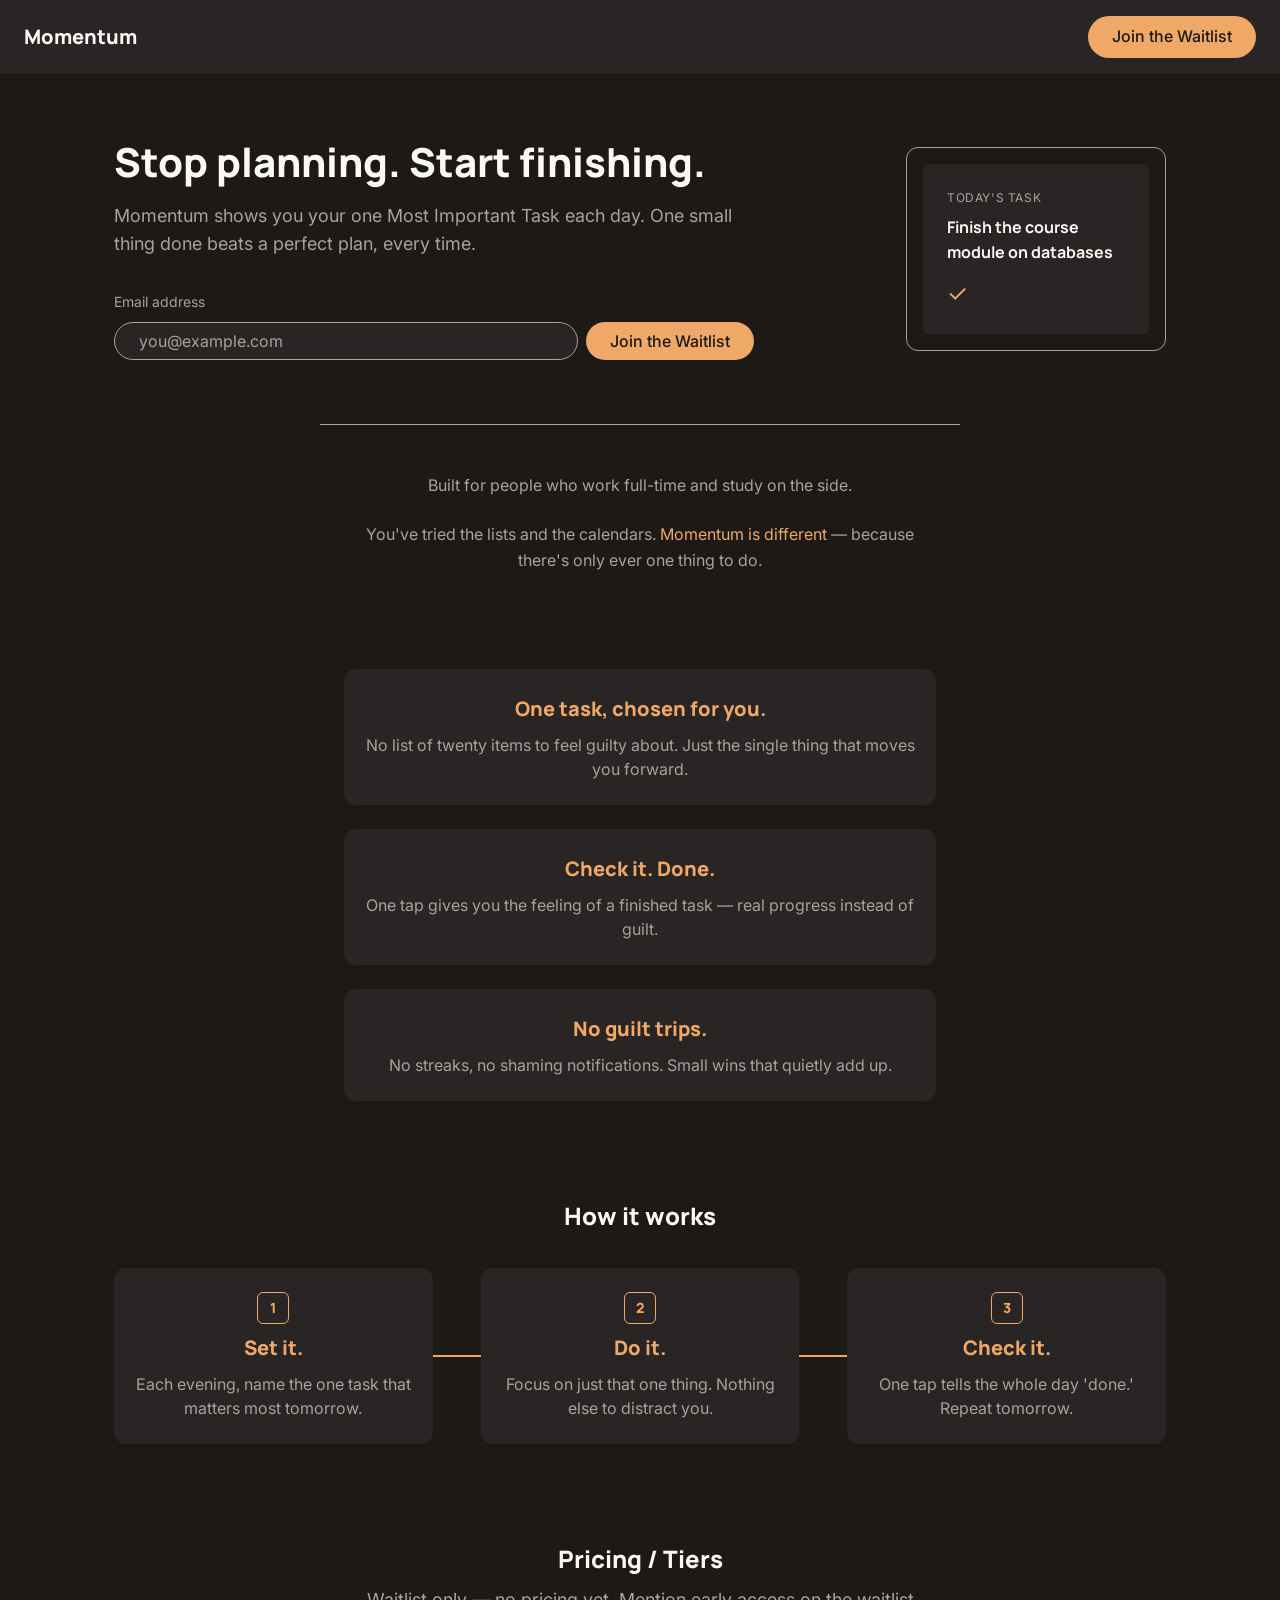
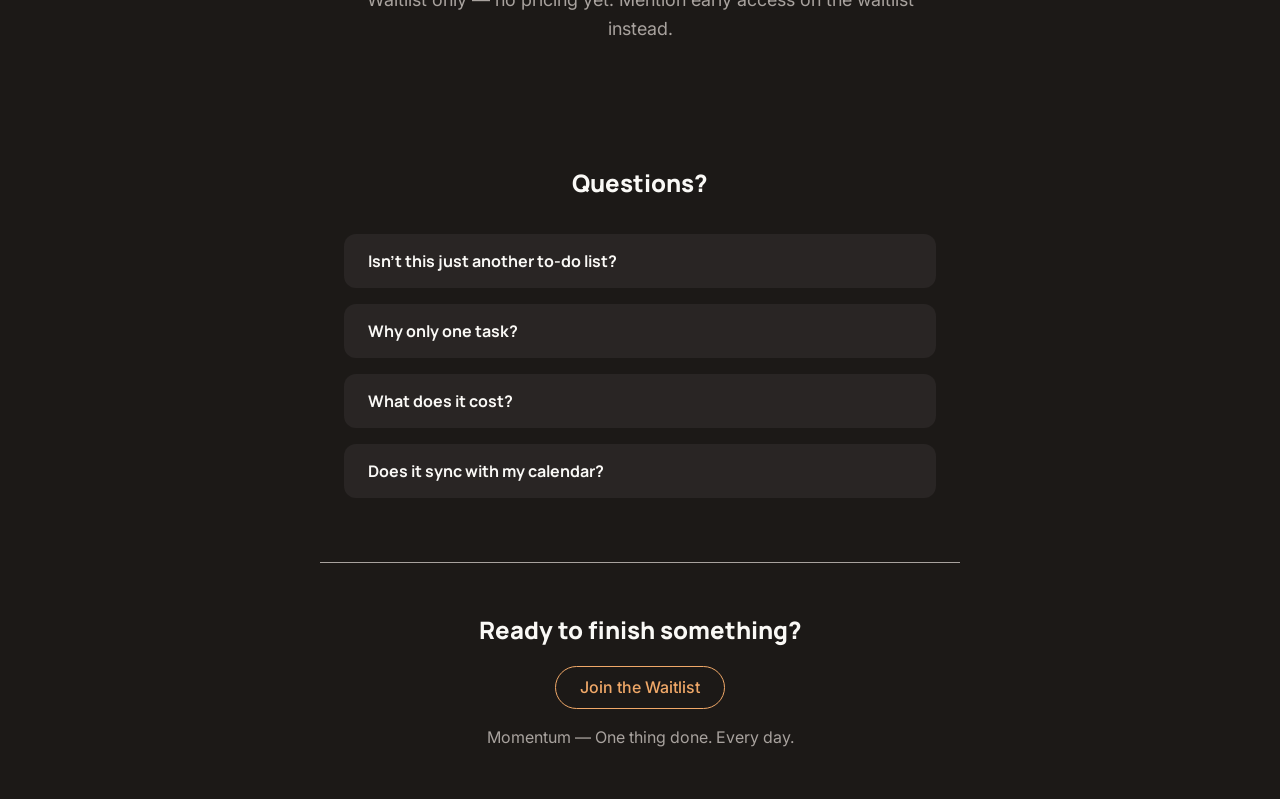
<file: index.html>
<!DOCTYPE html>
<html lang="en">
  <head>
    <meta charset="UTF-8" />
    <meta name="viewport" content="width=device-width, initial-scale=1.0" />
    <title>Momentum</title>

    <!-- Fonts: Manrope (headings) + Inter (body) -->
    <link rel="preconnect" href="https://fonts.googleapis.com" />
    <link rel="preconnect" href="https://fonts.gstatic.com" crossorigin />
    <link
      href="https://fonts.googleapis.com/css2?family=Inter:wght@400;500&family=Manrope:wght@700;800&display=swap"
      rel="stylesheet"
    />

    <link rel="stylesheet" href="style.css" />
  </head>

  <body>

    <!-- Navbar -->
    <header class="navbar">
      <nav class="navbar__inner">
        <a class="navbar__brand" href="#">Momentum</a>
        <a class="btn btn--primary navbar__cta" href="#waitlist">Join the Waitlist</a>
      </nav>
    </header>

    <!-- Hero -->
    <main>
      <section class="hero">
        <div class="hero__text">
          <h1>Stop planning. Start finishing.</h1>
          <p class="hero__subheadline">
            Momentum shows you your one Most Important Task each day.
            One small thing done beats a perfect plan, every time.
          </p>

          <!-- Waitlist form -->
          <form id="waitlist" class="waitlist-form" action="#" method="post">
            <label class="waitlist-form__label" for="waitlist-email">Email address</label>
            <div class="waitlist-form__row">
              <input
                id="waitlist-email"
                class="waitlist-form__input"
                type="email"
                name="email"
                placeholder="you@example.com"
                required
              />
              <button type="submit" class="btn btn--primary">Join the Waitlist</button>
            </div>
          </form>
        </div>

        <!-- CSS-only phone mockup (decorative, not read aloud) -->
        <div class="phone" aria-hidden="true">
          <div class="phone__screen">
            <div class="task-card">
              <span class="task-card__label">Today's task</span>
              <p class="task-card__text">Finish the course module on databases</p>
              <span class="task-card__check">&#10003;</span>
            </div>
          </div>
        </div>
      </section>

      <!-- Social proof -->
      <section class="social-proof" aria-label="Who Momentum is for">
        <p class="social-proof__line">Built for people who work full-time and study on the side.</p>
        <p class="social-proof__line">You've tried the lists and the calendars. <span class="social-proof__emphasis">Momentum is different</span> — because there's only ever one thing to do.</p>
      </section>

<!-- Feature highlights / value drivers -->
      <section class="feature-highlights" aria-label="Core benefits">
        <div class="feature-highlights__container">
          <div class="feature-highlight__card">
            <h3 class="feature-highlight__headline">One task, chosen for you.</h3>
            <p class="feature-highlight__body">No list of twenty items to feel guilty about. Just the single thing that moves you forward.</p>
          </div>
          <div class="feature-highlight__card">
            <h3 class="feature-highlight__headline">Check it. Done.</h3>
            <p class="feature-highlight__body">One tap gives you the feeling of a finished task — real progress instead of guilt.</p>
          </div>
          <div class="feature-highlight__card">
            <h3 class="feature-highlight__headline">No guilt trips.</h3>
            <p class="feature-highlight__body">No streaks, no shaming notifications. Small wins that quietly add up.</p>
          </div>
        </div>
      </section>

      <!-- How it works / product demo -->
      <section class="how-it-works" aria-label="How it works">
        <h2 class="how-it-works__heading">How it works</h2>
        <ol class="how-it-works__container">
          <li class="how-it-works__step">
            <span class="how-it-works__step-number" aria-hidden="true">1</span>
            <h3 class="how-it-works__headline">Set it.</h3>
            <p class="how-it-works__body">Each evening, name the one task that matters most tomorrow.</p>
          </li>
          <li class="how-it-works__step">
            <span class="how-it-works__step-number" aria-hidden="true">2</span>
            <h3 class="how-it-works__headline">Do it.</h3>
            <p class="how-it-works__body">Focus on just that one thing. Nothing else to distract you.</p>
          </li>
          <li class="how-it-works__step">
            <span class="how-it-works__step-number" aria-hidden="true">3</span>
            <h3 class="how-it-works__headline">Check it.</h3>
            <p class="how-it-works__body">One tap tells the whole day 'done.' Repeat tomorrow.</p>
          </li>
        </ol>
      </section>

      <!-- Pricing / Tiers -->
      <section class="pricing" aria-label="Pricing and tiers">
        <div class="pricing__container">
          <h2 class="pricing__heading">Pricing / Tiers</h2>
          <p class="pricing__body">Waitlist only — no pricing yet. Mention early access on the waitlist instead.</p>
        </div>
      </section>

      <!-- FAQ / Objection Handling -->
      <section class="faq" aria-label="Frequently asked questions">
        <h2>Questions?</h2>
        <div class="faq__item">
          <button class="faq__question" aria-expanded="false" aria-controls="faq-panel-1">Isn't this just another to-do list?</button>
          <div class="faq__panel" id="faq-panel-1" hidden>To-do lists hand you everything at once. Momentum hands you one thing.</div>
        </div>
        <div class="faq__item">
          <button class="faq__question" aria-expanded="false" aria-controls="faq-panel-2">Why only one task?</button>
          <div class="faq__panel" id="faq-panel-2" hidden>Busy people don't fail from lack of planning — they fail from too many options. One task is small enough to actually do.</div>
        </div>
        <div class="faq__item">
          <button class="faq__question" aria-expanded="false" aria-controls="faq-panel-3">What does it cost?</button>
          <div class="faq__panel" id="faq-panel-3" hidden>It's in private beta. Joining the waitlist gets you early access and a launch-day email.</div>
        </div>
        <div class="faq__item">
          <button class="faq__question" aria-expanded="false" aria-controls="faq-panel-4">Does it sync with my calendar?</button>
          <div class="faq__panel" id="faq-panel-4" hidden>Not yet. First we're making the one-task habit work perfectly on its own.</div>
        </div>
      </section>
    </main>

    <!-- Footer / Secondary CTAs -->
    <footer class="footer">
      <h2>Ready to finish something?</h2>
      <a class="btn btn--secondary" href="#waitlist">Join the Waitlist</a>
      <p class="footer__brand">Momentum — One thing done. Every day.</p>
    </footer>

    <script src="script.js"></script>
  </body>
</html>
</file>
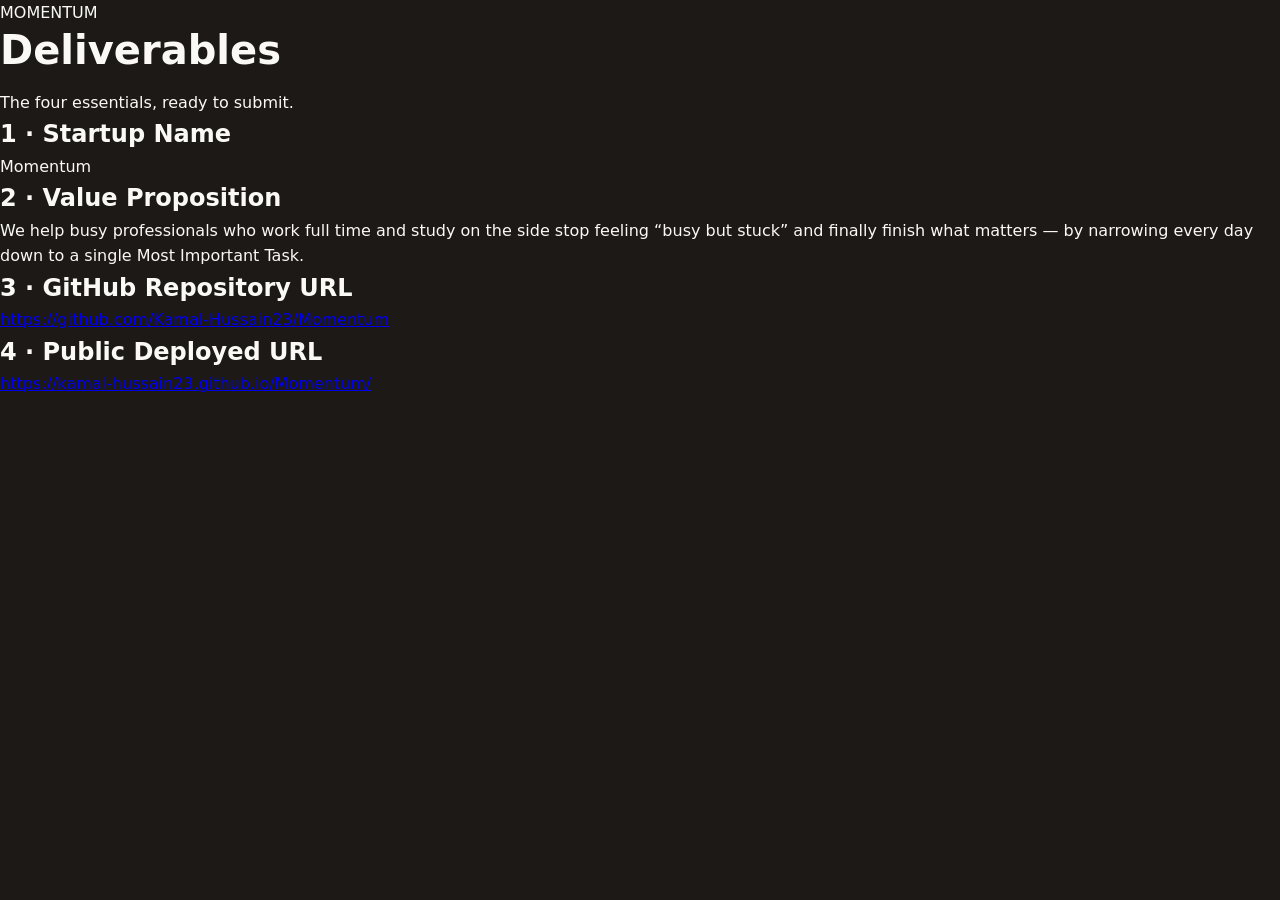
<file: deliverables.html>
<!DOCTYPE html>
<html lang="en">
  <head>
    <meta charset="UTF-8" />
    <meta name="viewport" content="width=device-width, initial-scale=1.0" />
    <title>Momentum &middot; Deliverables</title>
    <link rel="stylesheet" href="style.css" />
  </head>
  <body>
    <main class="page">
      <header class="head">
        <div class="brand">MOMENTUM</div>
      </header>

      <h1>Deliverables</h1>
      <p class="lede">The four essentials, ready to submit.</p>

      <section class="card">
        <h2>1 &middot; Startup Name</h2>
        <p class="big">Momentum</p>
      </section>

      <section class="card">
        <h2>2 &middot; Value Proposition</h2>
        <p class="big">
          We help busy professionals who work full time and study on the side stop
          feeling &ldquo;busy but stuck&rdquo; and finally finish what matters &mdash;
          by narrowing every day down to a single Most Important Task.
        </p>
      </section>

      <section class="card">
        <h2>3 &middot; GitHub Repository URL</h2>
        <p class="big"><a href="https://github.com/Kamal-Hussain23/Momentum">https://github.com/Kamal-Hussain23/Momentum</a></p>
      </section>

      <section class="card">
        <h2>4 &middot; Public Deployed URL</h2>
        <p class="big"><a href="https://kamal-hussain23.github.io/Momentum/">https://kamal-hussain23.github.io/Momentum/</a></p>
      </section>
    </main>
  </body>
</html>
</file>
<file: style.css>
/* =============================================
   Design Tokens (from MISSION.md Section 2)
   ============================================= */

:root {
  /* Colors */
  --color-background: #1C1917;
  --color-surface:    #292524;
  --color-primary:    #F0A868;
  --color-secondary:  #F7C890;
  --color-accent:     #FF7E67;
  --color-text:       #FAF9F6;
  --color-text-muted: #A8A29E;
  --color-on-primary: #1C1917;  /* dark text on ember buttons */
  --color-primary-wash: rgba(240, 168, 104, 0.1); /* 10% ember fill (button hover) */

  /* Typography */
  --font-heading: 'Manrope', system-ui, sans-serif;
  --font-body:    'Inter', system-ui, sans-serif;

  /* Border radius */
  --radius-sm:   6px;
  --radius-card: 12px;
  --radius-pill: 999px;

  /* Spacing scale */
  --space-1:  4px;
  --space-2:  8px;
  --space-3:  16px;
  --space-4:  24px;
  --space-5:  32px;
  --space-6:  48px;
  --space-7:  64px;
}

/* =============================================
   Base Reset
   ============================================= */

*, *::before, *::after {
  box-sizing: border-box;
  margin: 0;
  padding: 0;
}

body {
  font-family: var(--font-body);
  background-color: var(--color-background);
  color: var(--color-text);
  line-height: 1.6;
}

/* Visible focus ring for keyboard users */
a:focus-visible,
button:focus-visible,
input:focus-visible {
  outline: 2px solid var(--color-accent);
  outline-offset: 2px;
}

/* =============================================
   Buttons
   ============================================= */

.btn {
  display: inline-block;
  font-family: var(--font-body);
  font-weight: 500;
  font-size: 1rem;
  padding: var(--space-2) var(--space-4);
  border: none;
  border-radius: var(--radius-pill);
  cursor: pointer;
  text-decoration: none;
}

.btn--primary {
  background-color: var(--color-primary);
  color: var(--color-on-primary);
}

.btn--primary:hover {
  background-color: var(--color-secondary);
}

.btn--primary:active {
  background-color: var(--color-primary);
  transform: translateY(1px);
}

.btn--secondary {
  background-color: transparent;
  color: var(--color-primary);
  border: 1px solid var(--color-primary);
}

.btn--secondary:hover {
  background-color: var(--color-primary-wash);
}

/* =============================================
   Navbar
   ============================================= */

.navbar {
  position: sticky;
  top: 0;
  z-index: 10;
  background-color: var(--color-surface);
}

.navbar__inner {
  display: flex;
  justify-content: space-between;
  align-items: center;
  padding: var(--space-3) var(--space-4);
}

.navbar__brand {
  font-family: var(--font-heading);
  font-weight: 800;
  font-size: 1.25rem;
  color: var(--color-text);
  text-decoration: none;
}

/* =============================================
   Hero
   ============================================= */

.hero {
  display: flex;
  flex-direction: column;   /* mobile-first: stack vertically */
  align-items: center;
  gap: var(--space-6);
  text-align: center;
  padding: var(--space-7) var(--space-4);
}

.hero__text {
  max-width: 640px;
  opacity: 0;                                   /* hidden until the animation runs */
  animation: rise-in 0.6s ease-out 0.05s forwards;  /* staggers after the navbar */
}

h1 {
  font-family: var(--font-heading);
  font-weight: 800;
  font-size: 2.5rem;
  line-height: 1.2;
  margin-bottom: var(--space-3);
}

.hero__subheadline {
  font-size: 1.125rem;
  color: var(--color-text-muted);
  margin-bottom: var(--space-5);
}

/* =============================================
   Waitlist form
   ============================================= */

.waitlist-form__label {
  display: block;
  font-size: 0.875rem;
  color: var(--color-text-muted);
  margin-bottom: var(--space-2);
}

.waitlist-form__row {
  display: flex;
  flex-wrap: wrap;
  justify-content: center;
  gap: var(--space-2);
}

.waitlist-form__input {
  min-width: 0;
  flex: 1 1 200px;
  padding: var(--space-2) var(--space-4);
  font-family: var(--font-body);
  font-size: 1rem;
  color: var(--color-text);
  background-color: var(--color-surface);
  border: 1px solid var(--color-text-muted);
  border-radius: var(--radius-pill);
}

.waitlist-form__input::placeholder {
  color: var(--color-text-muted);
}

#waitlist {
  scroll-margin-top: var(--space-6);
}

/* =============================================
   Phone mockup (CSS only, no images)
   ============================================= */

.phone {
  width: 260px;
  padding: var(--space-3);
  background-color: var(--color-background);
  border: 1px solid var(--color-text-muted);
  border-radius: var(--radius-card);
  opacity: 0;                                       /* hidden until the animation runs */
  animation: rise-in 0.6s ease-out 0.25s forwards;  /* enters right after the text */
}

.phone__screen {
  background-color: var(--color-surface);
  border-radius: var(--radius-sm);
  padding: var(--space-4);
}

.task-card__label {
  display: block;
  font-size: 0.75rem;
  text-transform: uppercase;
  letter-spacing: 0.05em;
  color: var(--color-text-muted);
  margin-bottom: var(--space-2);
}

.task-card__text {
  font-family: var(--font-heading);
  font-weight: 700;
  margin-bottom: var(--space-3);
}

.task-card__check {
  display: inline-block;
  font-size: 1.5rem;
  line-height: 1;
  color: var(--color-primary);
}

/* =============================================
   One hero entrance animation (motion budget)
   ============================================= */

@keyframes rise-in {
  from {
    opacity: 0;
    transform: translateY(16px);
  }
  to {
    opacity: 1;
    transform: translateY(0);
  }
}

/* =============================================
   Social proof
   ============================================= */

.social-proof {
  background-color: var(--color-background);
  max-width: 640px;
  margin: 0 auto;
  padding: var(--space-6) var(--space-4);
  text-align: center;
  border-top: 1px solid var(--color-text-muted);
}

.social-proof__line {
  color: var(--color-text-muted);
  margin-bottom: var(--space-4);
}

.social-proof__line:last-child {
  margin-bottom: 0;
}

.social-proof__emphasis {
  color: var(--color-primary);
}

/* =============================================
   Desktop layout
   ============================================= */



/* =============================================
   Feature Highlights / Value Drivers
   ============================================= */

.feature-highlights {
  background-color: var(--color-background);
  max-width: 640px;
  margin: 0 auto;
  padding: var(--space-6) var(--space-4);
  text-align: center;
}

.feature-highlights__container {
  display: flex;
  flex-direction: column;
  gap: var(--space-4);
  max-width: 640px;
  margin: 0 auto;
}

.feature-highlight__card {
  background-color: var(--color-surface);
  border-radius: var(--radius-card);
  padding: var(--space-4) var(--space-3);
  transition: transform 0.3s ease, box-shadow 0.3s ease;
}

.feature-highlight__card:hover,
.feature-highlight__card:focus-within {
  transform: translateY(-4px);
  box-shadow: 0 10px 24px rgba(0, 0, 0, 0.3);
}

.feature-highlight__headline {
  font-family: var(--font-heading);
  font-weight: 800;
  font-size: 1.25rem;
  color: var(--color-primary);
  margin-bottom: var(--space-2);
}

.feature-highlight__body {
  font-family: var(--font-body);
  font-size: 1rem;
  color: var(--color-text-muted);
  line-height: 1.5;
}

/* =============================================
   Pricing / Tiers
   ============================================= */

.pricing {
  background-color: var(--color-background);
  max-width: 640px;
  margin: 0 auto;
  padding: var(--space-6) var(--space-4);
  text-align: center;
}

.pricing__heading {
  font-family: var(--font-heading);
  font-weight: 800;
  font-size: 1.5rem;
  color: var(--color-text);
  margin-bottom: var(--space-2);
}

.pricing__body {
  font-size: 1.125rem;
  color: var(--color-text-muted);
  margin-bottom: var(--space-4);
}

/* =============================================
   How It Works / Product Demo
   ============================================= */

.how-it-works {
  background-color: var(--color-background);
  max-width: 640px;
  margin: 0 auto;
  padding: var(--space-6) var(--space-4);
  text-align: center;
}

.how-it-works__heading {
  font-family: var(--font-heading);
  font-weight: 800;
  font-size: 1.5rem;
  color: var(--color-text);
  margin-bottom: var(--space-5);
}

.how-it-works__container {
  display: flex;
  flex-direction: column;
  gap: var(--space-6);          /* extra room for the step separators */
  max-width: 640px;
  margin: 0 auto;
  padding: 0;                   /* remove the <ol> default left indent */
  list-style: none;
}

.how-it-works__step {
  position: relative;           /* anchors the line between steps */
  display: flex;
  flex-direction: column;
  align-items: center;
  gap: var(--space-2);
  background-color: var(--color-surface);
  border-radius: var(--radius-card);
  padding: var(--space-4) var(--space-3);
}

/* Vertical separator below every step except the last (mobile) */
.how-it-works__step:not(:last-child)::after {
  content: "";
  position: absolute;
  left: 50%;
  top: 100%;                    /* starts right under the card */
  width: 2px;
  height: var(--space-6);       /* fills the gap up to the next card */
  background-color: var(--color-primary);
}

.how-it-works__step-number {
  display: inline-flex;
  align-items: center;
  justify-content: center;
  min-width: var(--space-5);    /* 32px, wider than one digit */
  height: var(--space-5);
  font-family: var(--font-heading);
  font-weight: 800;
  font-size: 0.875rem;
  line-height: 1;
  color: var(--color-primary);
  border: 1px solid var(--color-primary);
  border-radius: var(--radius-sm);
}

.how-it-works__headline {
  font-family: var(--font-heading);
  font-weight: 800;
  font-size: 1.25rem;
  color: var(--color-primary);
  margin-bottom: 0;
}

.how-it-works__body {
  font-family: var(--font-body);
  font-size: 1rem;
  color: var(--color-text-muted);
  line-height: 1.5;
}

/* =============================================
   FAQ / Objection Handling
   ============================================= */

.faq {
  background-color: var(--color-background);
  max-width: 640px;
  margin: 0 auto;
  padding: var(--space-6) var(--space-4);
  text-align: center;
}

.faq h2 {
  font-family: var(--font-heading);
  font-weight: 800;
  font-size: 1.5rem;
  color: var(--color-text);
  margin-bottom: var(--space-5);
}

.faq__item {
  background-color: var(--color-surface);
  border-radius: var(--radius-card);
  margin-bottom: var(--space-3);
  overflow: hidden;          /* keeps the answer inside the rounded card */
  text-align: left;
}

.faq__question {
  display: block;
  width: 100%;
  padding: var(--space-3) var(--space-4);
  font-family: var(--font-heading);
  font-weight: 700;
  font-size: 1rem;
  color: var(--color-text);
  text-align: left;
  background-color: transparent;
  border: none;
  border-radius: var(--radius-card);
  cursor: pointer;
}

.faq__question:hover {
  color: var(--color-primary);
}

.faq__question[aria-expanded="true"] {
  color: var(--color-primary);
}

.faq__panel {
  max-height: 0;             /* closed: no space, invisible */
  opacity: 0;
  overflow: hidden;
  padding: 0 var(--space-4);
  font-size: 0.95rem;
  color: var(--color-text-muted);
  line-height: 1.5;
  transition: max-height 0.3s ease, opacity 0.3s ease, padding 0.3s ease;
}

.faq__panel--open {
  max-height: 200px;         /* big enough for any answer, clips nothing */
  opacity: 1;
  padding: 0 var(--space-4) var(--space-3);
}

/* =============================================
   Footer / Secondary CTAs
   ============================================= */

.footer {
  background-color: var(--color-background);
  max-width: 640px;
  margin: 0 auto;
  padding: var(--space-6) var(--space-4);
  text-align: center;
  border-top: 1px solid var(--color-text-muted);
}

.footer h2 {
  font-family: var(--font-heading);
  font-weight: 800;
  font-size: 1.5rem;
  color: var(--color-text);
  margin-bottom: var(--space-3);
}

.footer .btn {
  margin-bottom: var(--space-3);
}

.footer__brand {
  color: var(--color-text-muted);
}

@media (min-width: 900px) {
  .hero {
    flex-direction: row;
    justify-content: space-between;
    align-items: center;
    text-align: left;
    gap: var(--space-6);
    max-width: 1100px;
    margin: 0 auto;
  }

  .hero__text {
    flex: 1;
  }

  .waitlist-form__row {
    justify-content: flex-start;
  }

  .how-it-works {
    max-width: 1100px;   /* widen so the three steps fit on one row */
  }

  .how-it-works__container {
    flex-direction: row;
    max-width: none;
  }

  .how-it-works__step {
    flex: 1;             /* every step the same width */
  }

  /* Horizontal separator between the steps (desktop) */
  .how-it-works__step:not(:last-child)::after {
    left: 100%;          /* starts at the right edge of the card */
    top: 50%;
    width: var(--space-6);
    height: 2px;
    transform: translateY(-50%);
  }
}

@media (prefers-reduced-motion: reduce) {
  .hero__text,
  .phone {
    opacity: 1;
    animation: none;
  }

  .feature-highlight__card {
    transition: none;
  }

  .feature-highlight__card:hover,
  .feature-highlight__card:focus-within {
    transform: none;
    box-shadow: none;
  }
}
</file>
